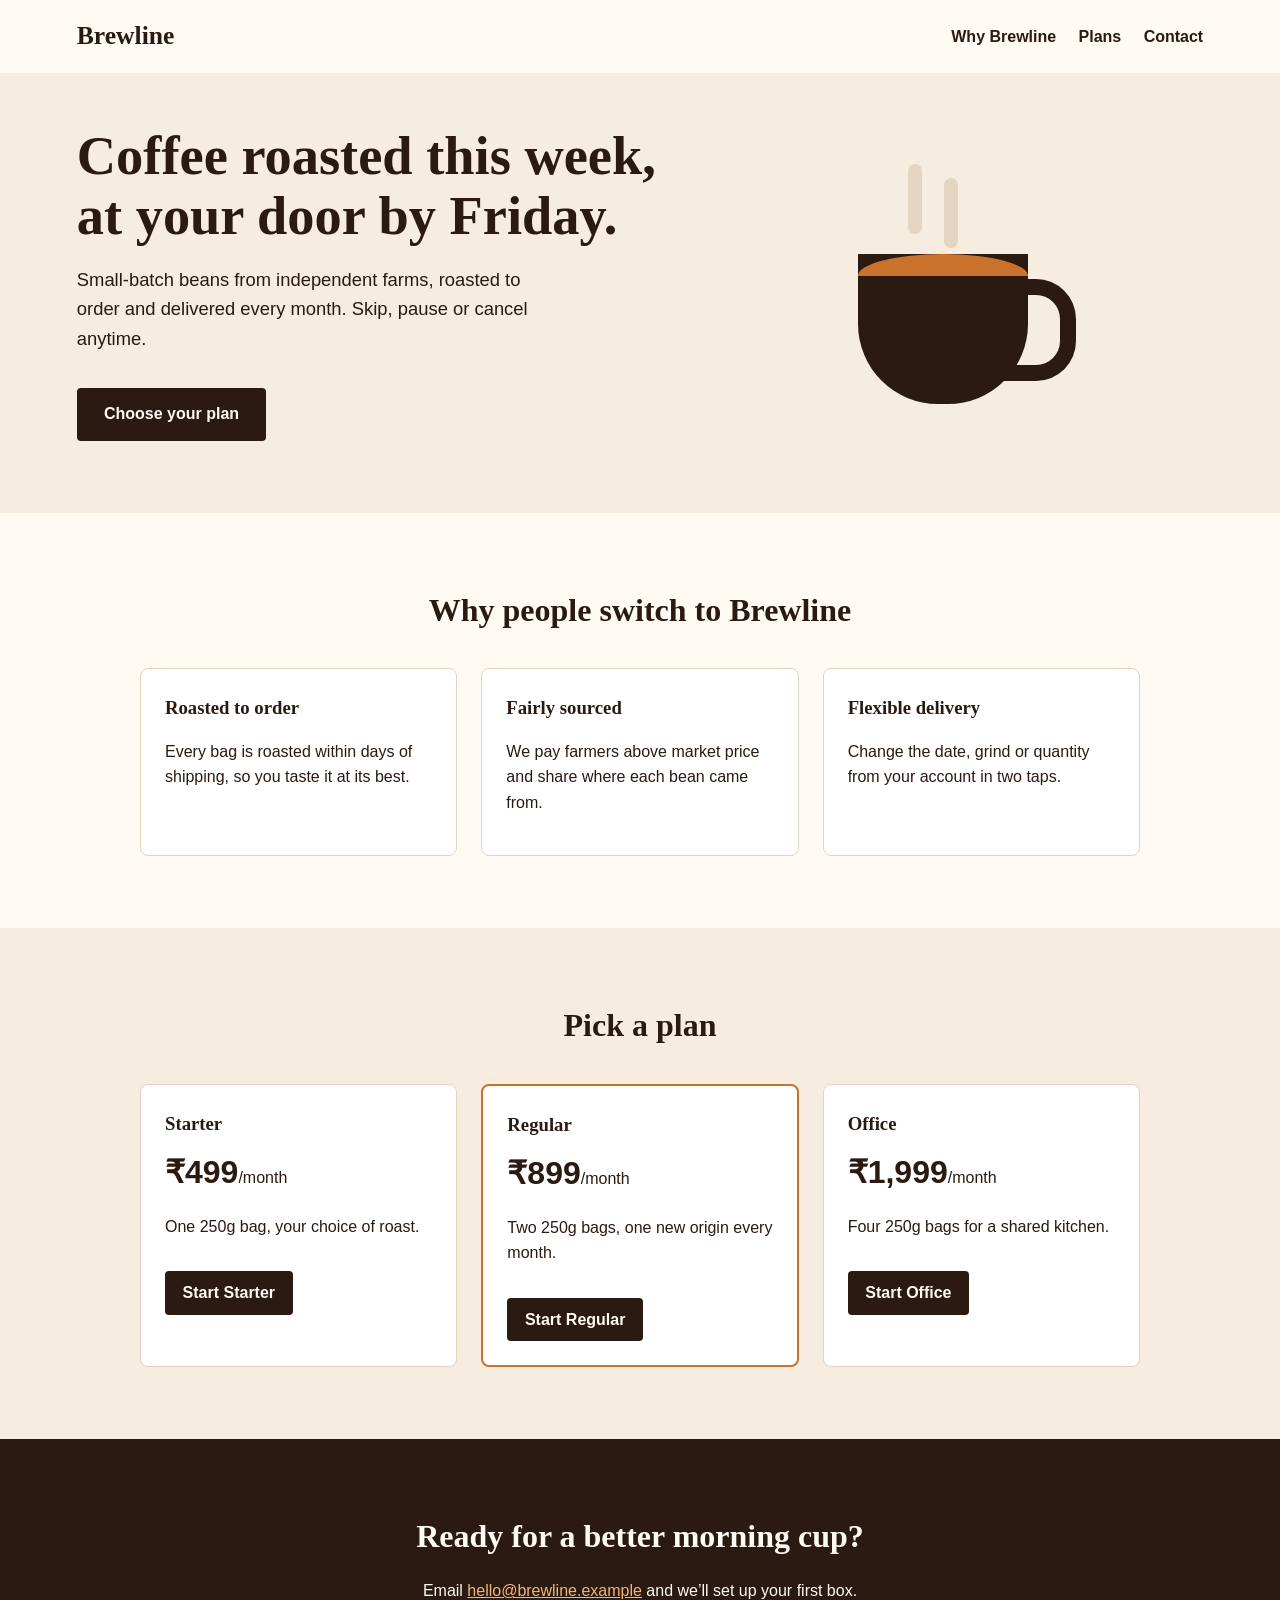
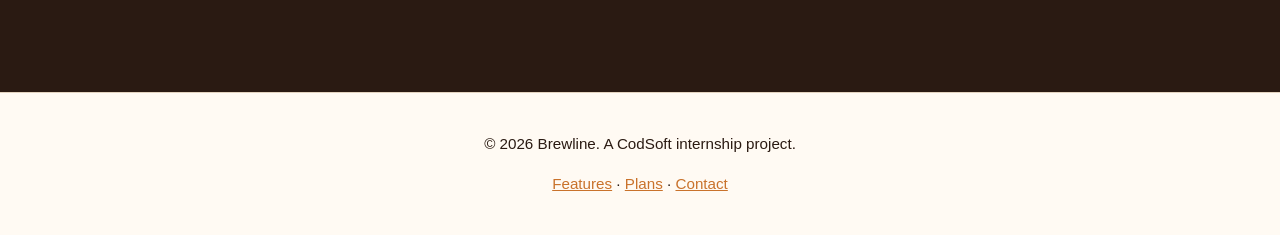
<file: task-2-landing-page/index.html>
<!DOCTYPE html>
<html lang="en">
<head>
<meta charset="UTF-8">
<meta name="viewport" content="width=device-width, initial-scale=1">
<title>Brewline | Fresh coffee, delivered monthly</title>
<link rel="stylesheet" href="style.css">
</head>
<body>
<header class="top">
  <a class="brand" href="#">Brewline</a>
  <nav><a href="#features">Why Brewline</a><a href="#plans">Plans</a><a href="#contact">Contact</a></nav>
</header>

<section class="hero">
  <div class="hero-text">
    <h1>Coffee roasted this week, at your door by Friday.</h1>
    <p>Small-batch beans from independent farms, roasted to order and delivered every month. Skip, pause or cancel anytime.</p>
    <a class="btn" href="#plans">Choose your plan</a>
  </div>
  <div class="cup" role="img" aria-label="Illustration of a coffee cup">
    <div class="steam"></div><div class="mug"></div>
  </div>
</section>

<section id="features" class="features">
  <h2>Why people switch to Brewline</h2>
  <div class="cols">
    <div class="box"><h3>Roasted to order</h3><p>Every bag is roasted within days of shipping, so you taste it at its best.</p></div>
    <div class="box"><h3>Fairly sourced</h3><p>We pay farmers above market price and share where each bean came from.</p></div>
    <div class="box"><h3>Flexible delivery</h3><p>Change the date, grind or quantity from your account in two taps.</p></div>
  </div>
</section>

<section id="plans" class="plans">
  <h2>Pick a plan</h2>
  <div class="cols">
    <div class="box"><h3>Starter</h3><p class="price">₹499<span>/month</span></p><p>One 250g bag, your choice of roast.</p><a class="btn small" href="#contact">Start Starter</a></div>
    <div class="box featured"><h3>Regular</h3><p class="price">₹899<span>/month</span></p><p>Two 250g bags, one new origin every month.</p><a class="btn small" href="#contact">Start Regular</a></div>
    <div class="box"><h3>Office</h3><p class="price">₹1,999<span>/month</span></p><p>Four 250g bags for a shared kitchen.</p><a class="btn small" href="#contact">Start Office</a></div>
  </div>
</section>

<section id="contact" class="cta">
  <h2>Ready for a better morning cup?</h2>
  <p>Email <a href="mailto:hello@brewline.example">hello@brewline.example</a> and we’ll set up your first box.</p>
</section>

<footer>
  <p>&copy; 2026 Brewline. A CodSoft internship project.</p>
  <p><a href="#features">Features</a> · <a href="#plans">Plans</a> · <a href="#contact">Contact</a></p>
</footer>
</body>
</html>
</file>
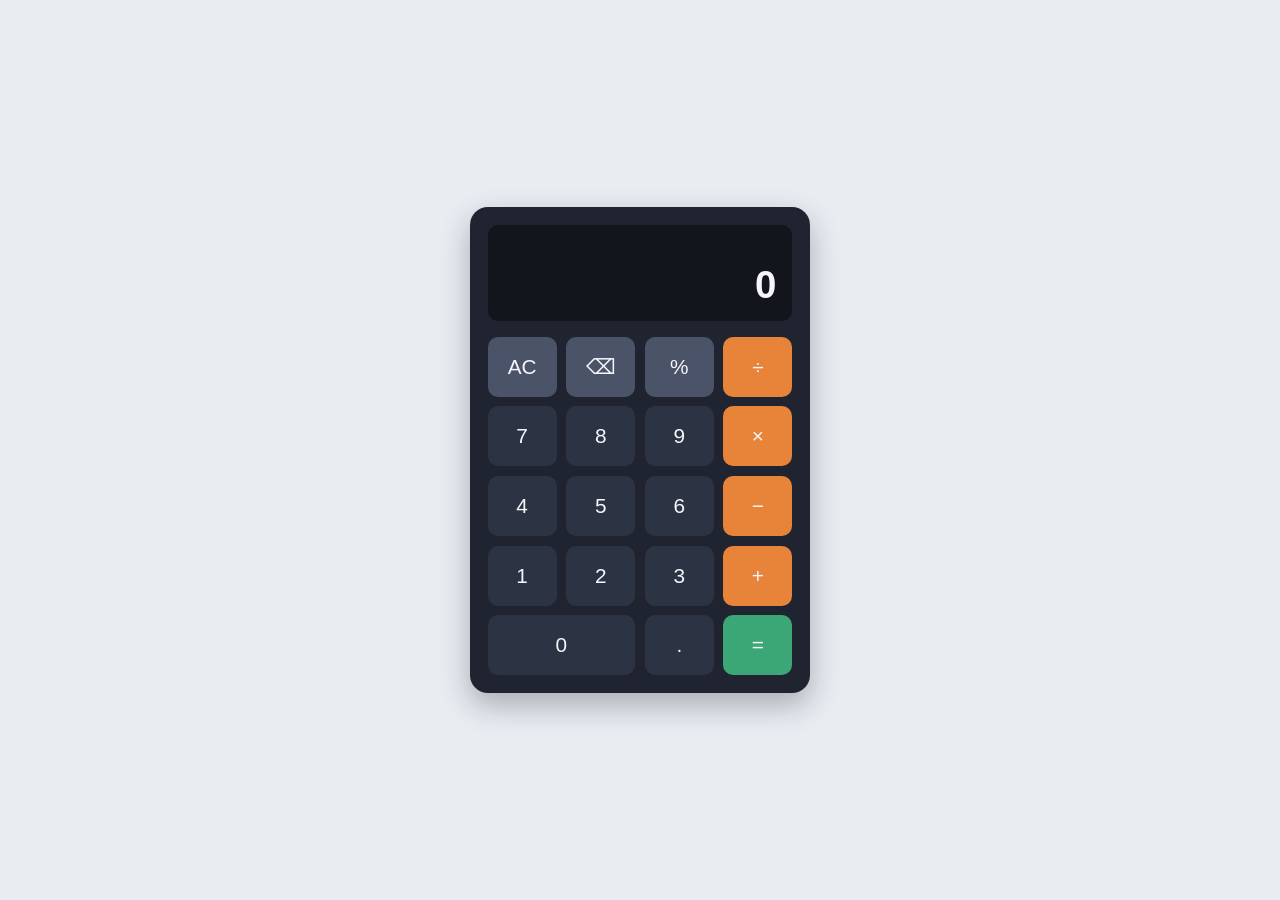
<file: task-3-calculator/index.html>
<!DOCTYPE html>
<html lang="en">
<head>
<meta charset="UTF-8">
<meta name="viewport" content="width=device-width, initial-scale=1">
<title>Calculator</title>
<link rel="stylesheet" href="style.css">
</head>
<body>
<main class="calc" aria-label="Calculator">
  <div class="display" aria-live="polite">
    <div id="history" class="history"></div>
    <div id="screen" class="screen">0</div>
  </div>
  <div class="keys">
    <button class="key util" data-action="clear">AC</button>
    <button class="key util" data-action="delete" aria-label="Delete">⌫</button>
    <button class="key util" data-action="percent">%</button>
    <button class="key op" data-op="/" aria-label="Divide">÷</button>

    <button class="key" data-num="7">7</button>
    <button class="key" data-num="8">8</button>
    <button class="key" data-num="9">9</button>
    <button class="key op" data-op="*" aria-label="Multiply">×</button>

    <button class="key" data-num="4">4</button>
    <button class="key" data-num="5">5</button>
    <button class="key" data-num="6">6</button>
    <button class="key op" data-op="-" aria-label="Subtract">−</button>

    <button class="key" data-num="1">1</button>
    <button class="key" data-num="2">2</button>
    <button class="key" data-num="3">3</button>
    <button class="key op" data-op="+" aria-label="Add">+</button>

    <button class="key zero" data-num="0">0</button>
    <button class="key" data-action="decimal">.</button>
    <button class="key equals" data-action="equals">=</button>
  </div>
</main>
<script src="script.js"></script>
</body>
</html>
</file>
<file: task-2-landing-page/style.css>
:root{--espresso:#2a1a12;--crema:#f6ece0;--caramel:#c9722b;--milk:#fffaf3;--line:#e3d3bf}
*{box-sizing:border-box}
body{margin:0;font-family:"Segoe UI",Helvetica,Arial,sans-serif;background:var(--milk);color:var(--espresso);line-height:1.6}
a{color:var(--caramel)}
a:focus-visible{outline:3px solid var(--caramel);outline-offset:3px}
h1,h2,h3,.brand{font-family:Georgia,serif}
.top{display:flex;justify-content:space-between;align-items:center;flex-wrap:wrap;gap:.5rem;padding:1rem 6vw}
.brand{font-size:1.6rem;font-weight:700;text-decoration:none;color:var(--espresso)}
nav a{margin-left:1.4rem;text-decoration:none;color:var(--espresso);font-weight:600}
nav a:hover{color:var(--caramel)}
.hero{display:grid;grid-template-columns:1.2fr 1fr;gap:3rem;align-items:center;padding:6vh 6vw 8vh;background:var(--crema)}
.hero h1{font-size:clamp(2.1rem,5vw,3.4rem);line-height:1.1;margin:0 0 1rem}
.hero p{font-size:1.15rem;max-width:48ch}
.btn{display:inline-block;margin-top:1rem;padding:.85rem 1.7rem;background:var(--espresso);color:var(--milk);text-decoration:none;font-weight:700;border-radius:4px}
.btn:hover{background:var(--caramel)}
.btn.small{padding:.55rem 1.1rem}
/* cup drawn with CSS */
.cup{position:relative;justify-self:center;width:220px;height:240px}
.mug{position:absolute;bottom:0;left:10px;width:170px;height:150px;background:var(--espresso);border-radius:0 0 80px 80px}
.mug::after{content:"";position:absolute;right:-48px;top:25px;width:60px;height:70px;border:16px solid var(--espresso);border-left:0;border-radius:0 40px 40px 0}
.mug::before{content:"";position:absolute;top:0;left:0;right:0;height:22px;background:var(--caramel);border-radius:50%/100% 100% 0 0}
.steam{position:absolute;top:0;left:60px;width:14px;height:70px;border-radius:14px;background:var(--line);box-shadow:36px 14px 0 var(--line);opacity:.9}
.features,.plans,.cta{padding:4.5rem 6vw}
h2{font-size:2rem;margin:0 0 2rem;text-align:center}
.cols{display:grid;grid-template-columns:repeat(auto-fit,minmax(240px,1fr));gap:1.5rem;max-width:1000px;margin:0 auto}
.box{background:#fff;border:1px solid var(--line);border-radius:8px;padding:1.5rem}
.box h3{margin:0 0 .5rem}
.plans{background:var(--crema)}
.featured{border:2px solid var(--caramel)}
.price{font-size:2rem;font-weight:700;margin:.2rem 0}
.price span{font-size:1rem;font-weight:400}
.cta{text-align:center;background:var(--espresso);color:var(--milk)}
.cta h2{margin-bottom:1rem}
.cta a{color:#f1b57a}
footer{text-align:center;padding:1.5rem 6vw;font-size:.95rem;border-top:1px solid var(--line)}
@media (max-width:760px){.hero{grid-template-columns:1fr}.cup{order:-1}nav a{margin:0 1rem 0 0}}
</file>
<file: task-3-calculator/style.css>
:root{--bg:#e9ecf1;--body:#1f2430;--screen:#12151c;--key:#2c3342;--util:#4a5368;--op:#e8833a;--eq:#3ba776;--text:#f4f6fa}
*{box-sizing:border-box}
body{margin:0;min-height:100vh;display:grid;place-items:center;background:var(--bg);font-family:"Segoe UI",Roboto,Arial,sans-serif;padding:1rem}
.calc{width:100%;max-width:340px;background:var(--body);padding:1.1rem;border-radius:18px;box-shadow:0 12px 30px rgba(20,25,40,.3)}
.display{background:var(--screen);color:var(--text);border-radius:10px;padding:.8rem 1rem;margin-bottom:1rem;text-align:right;min-height:96px;display:flex;flex-direction:column;justify-content:flex-end;overflow:hidden}
.history{min-height:1.4rem;color:#8d96aa;font-size:.95rem}
.screen{font-size:2.4rem;font-weight:600;word-break:break-all;line-height:1.2}
.keys{display:grid;grid-template-columns:repeat(4,1fr);gap:.6rem}
.key{height:60px;border:0;border-radius:10px;background:var(--key);color:var(--text);font-size:1.3rem;cursor:pointer;transition:transform .08s,filter .15s}
.key:hover{filter:brightness(1.2)}
.key:active{transform:scale(.95)}
.key:focus-visible{outline:3px solid #fff;outline-offset:2px}
.util{background:var(--util)}
.op{background:var(--op)}
.op.active{outline:3px solid #fff;outline-offset:-3px}
.equals{background:var(--eq)}
.zero{grid-column:span 2}
</file>
